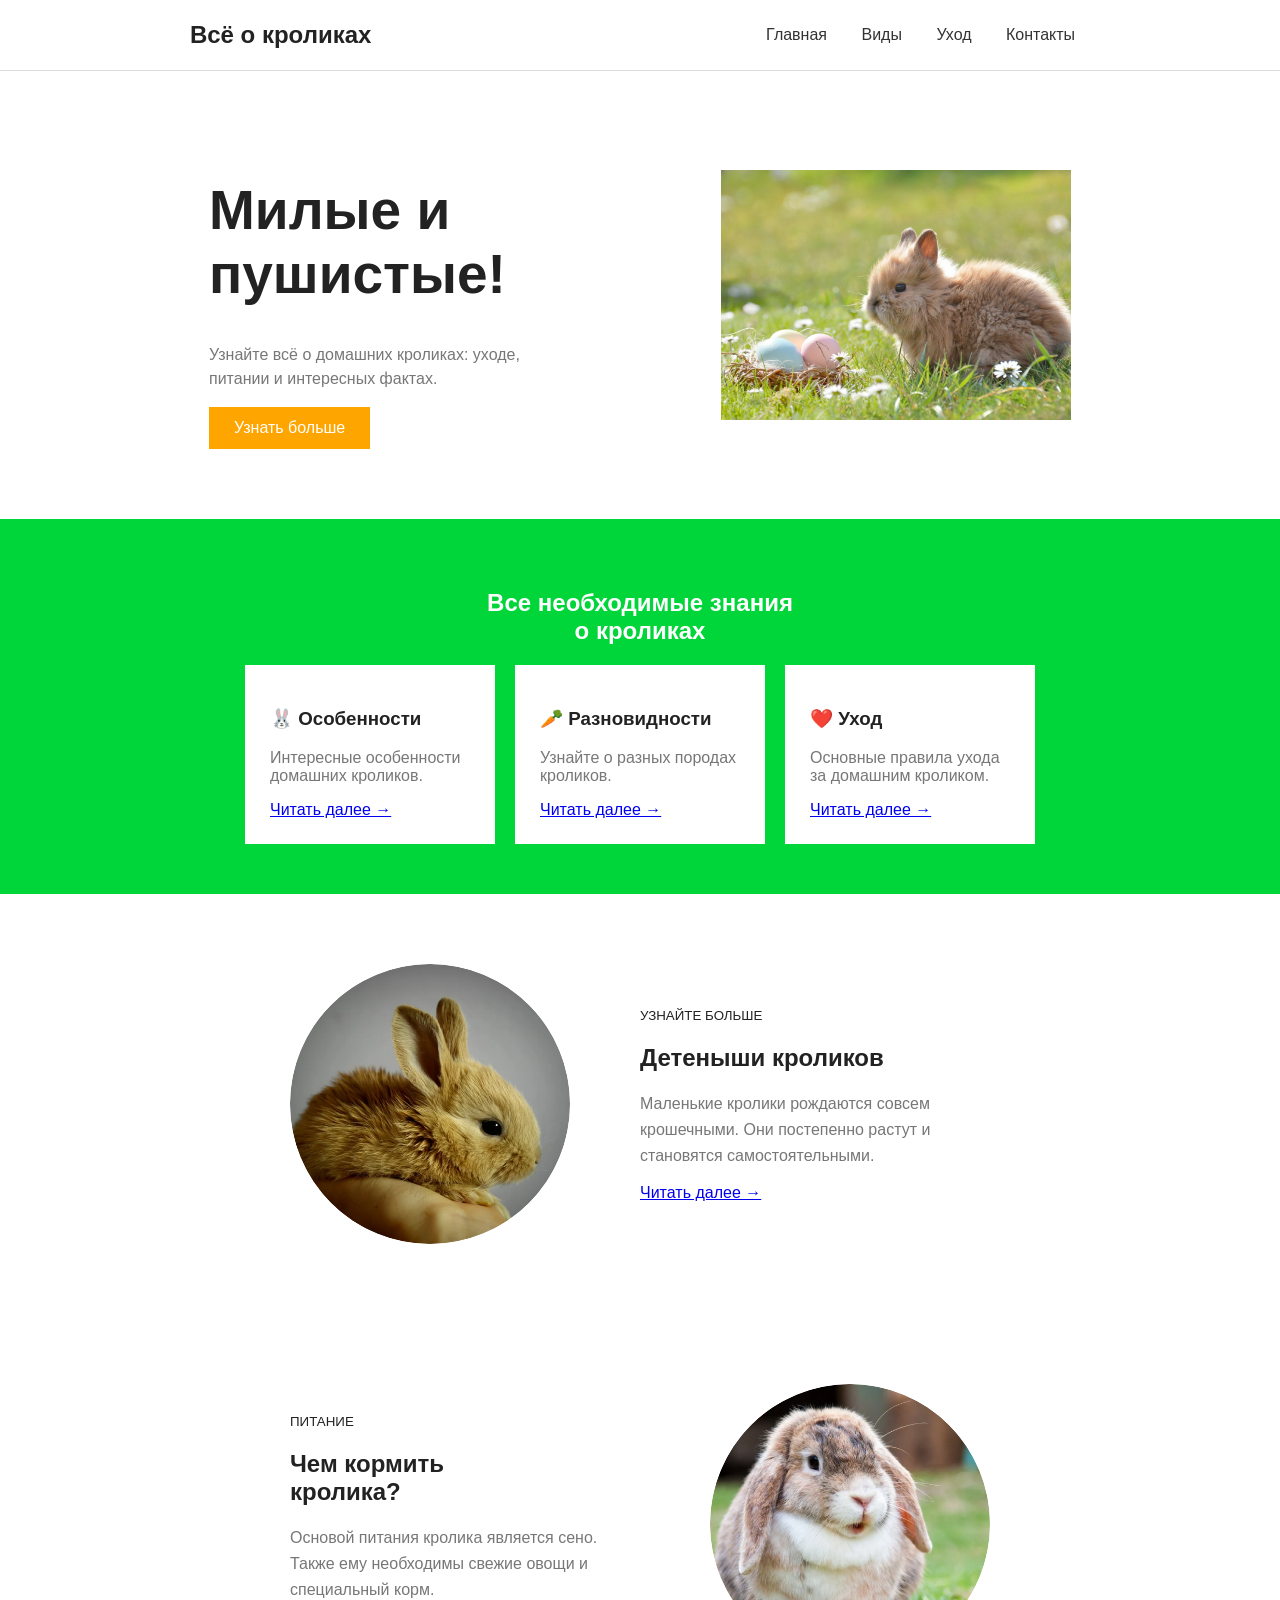
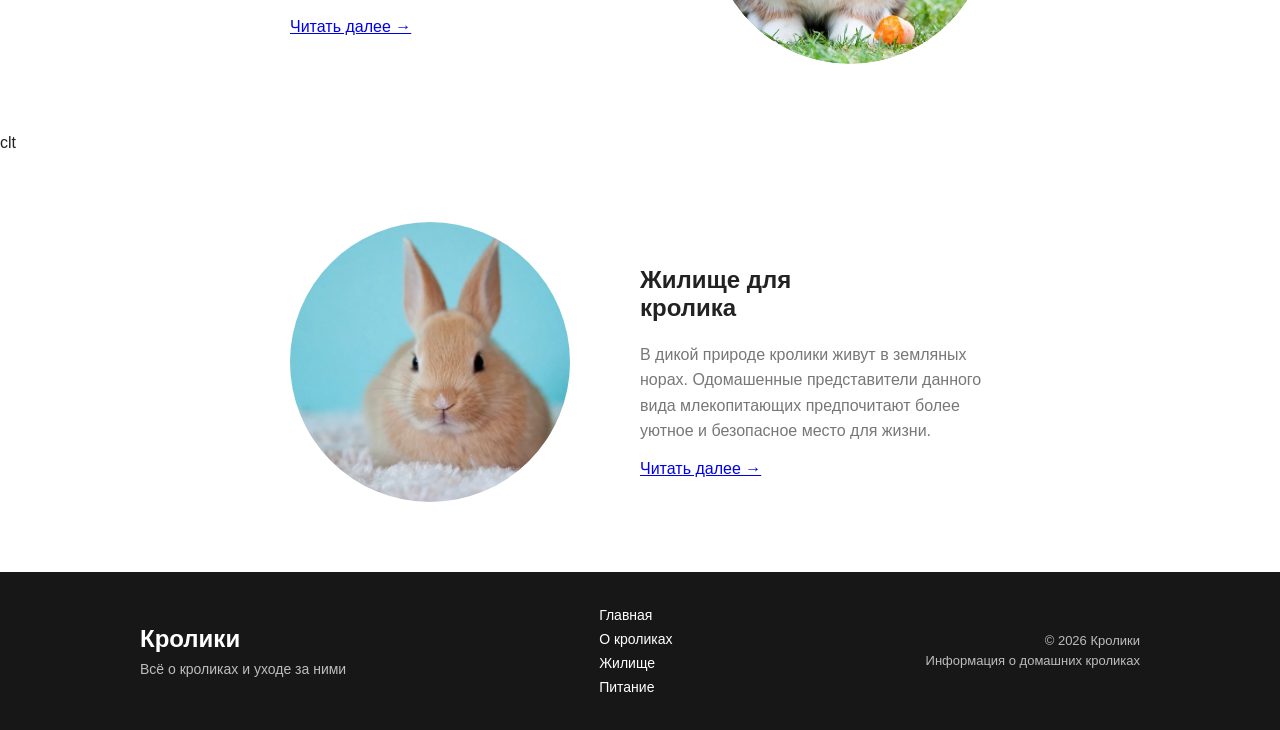
<file: index.html>
<!DOCTYPE html>
<html lang="ru">

<head>
    <meta name="yandex-verification" content="4d0a0307a98b48cf" />
    <link rel="stylesheet" href="style.css">
    <meta charset="UTF-8">
    <title>Всё о кроликах</title>
</head>

<body>
    <header>
        <div class="logo">
            Всё о кроликах
        </div>
        <nav>
            <a href="#">Главная</a>
            <a href="#">Виды</a>
            <a href="#">Уход</a>
            <a href="#">Контакты</a>
        </nav>
    </header>
    <div class="main">
        <div>
            <h1>Милые и<br>пушистые!</h1>
            <p>Узнайте всё о домашних кроликах: уходе, питании и интересных фактах.</p>
            <a class="button" href="#">Узнать больше</a>
        </div>
        <img src="IMAGE/banner 1.png" alt="Кролик">
    </div>
    <div class="green">
        <h2>Все необходимые знания<br>о кроликах</h2>
        <div class="cards">
            <div class="card">
                <h3>🐰 Особенности</h3>
                <p>Интересные особенности домашних кроликов.</p>
                <a href="#">Читать далее →</a>
            </div>
            <div class="card">
                <h3>🥕 Разновидности</h3>
                <p>Узнайте о разных породах кроликов.</p>
                <a href="#">Читать далее →</a>
            </div>
            <div class="card">
                <h3>❤️ Уход</h3>
                <p>Основные правила ухода за домашним кроликом.</p>
                <a href="#">Читать далее →</a>
            </div>
        </div>
    </div>
    <div class="info">
        <img src="IMAGE/Cricle BG.png" alt="Кролик">
        <div class="info-text">
            <small>УЗНАЙТЕ БОЛЬШЕ</small>
            <h2>Детеныши кроликов</h2>
            <p>Маленькие кролики рождаются совсем крошечными. Они постепенно растут и становятся самостоятельными.</p>
            <a href="#">Читать далее →</a>
        </div>
    </div>
    <div class="info">
        <div class="info-text">
            <small>ПИТАНИЕ</small>
            <h2>Чем кормить<br>кролика?</h2>
            <p>Основой питания кролика является сено. Также ему необходимы свежие овощи и специальный корм.</p>
            <a href="#">Читать далее →</a>
        </div>
        <img src="IMAGE/Cricle BG (1).png" alt="Белый кролик">
    </div>clt
    <div class="info">
        <img src="IMAGE/кролик.png" alt="Кролик">
        <div class="info-text">
            <h2>Жилище для<br>кролика</h2>
            <p>В дикой природе кролики живут в земляных норах. Одомашенные представители данного вида млекопитающих
                предпочитают более уютное и безопасное место для жизни. </p>
            <a href="#">Читать далее →</a>
        </div>
    </div>
</body>
<footer class="footer">
    <div class="footer-container">
        <div class="footer-logo">
            <h2>Кролики</h2>
            <p>Всё о кроликах и уходе за ними</p>
        </div>

        <div class="footer-links">
            <a href="#">Главная</a>
            <a href="#">О кроликах</a>
            <a href="#">Жилище</a>
            <a href="#">Питание</a>
        </div>

        <div class="footer-info">
            <p>© 2026 Кролики</p>
            <p>Информация о домашних кроликах</p>
        </div>
    </div>
</footer>

</html>
</file>
<file: style.css>
@import url("https://fonts.googleapis.com/css2?family=Roboto:wght@400;700&display=swap");

body {
    margin: 0;
    font-family: Arial;
    color: #222;
}

header {
    height: 70px;
    display: flex;
    align-items: center;
    justify-content: space-around;
    border-bottom: 1px solid #ddd;
}

.logo {
    font-size: 24px;
    font-weight: bold;
}

nav a {
    margin: 15px;
    color: #333;
    text-decoration: none;
}

.main {
    display: flex;
    align-items: center;
    justify-content: space-around;
    padding: 70px 10%;
}

h1 {
    font-size: 55px;
}

.main p {
    color: #777;
    width: 350px;
    line-height: 1.5;
}

.button {
    display: inline-block;
    background: orange;
    color: white;
    padding: 12px 25px;
    text-decoration: none;
}

.main img {
    width: 350px;
    height: 250px;
    object-fit: cover;
}

.green {
    background: #00d639;
    padding: 50px;
    text-align: center;
}

.green h2 {
    color: white;
}

.cards {
    display: flex;
    justify-content: center;
    gap: 20px;
}

.card {
    background: white;
    width: 200px;
    padding: 25px;
    text-align: left;
}

.card p {
    color: #777;
}

.info {
    display: flex;
    align-items: center;
    justify-content: center;
    gap: 70px;
    padding: 70px;
}

.info img {
    width: 280px;
    height: 280px;
    object-fit: cover;
    border-radius: 50%;
}

.info-text {
    width: 350px;
}

.info-text p {
    color: #777;
    line-height: 1.6;
}

.footer {
    background: #171717;
    color: white;
    padding: 35px 50px;
    margin-top: 0;
}

.footer-container {
    max-width: 1000px;
    margin: 0 auto;
    display: flex;
    justify-content: space-between;
    align-items: center;
    gap: 40px;
}

.footer-logo h2 {
    margin: 0 0 8px;
    font-size: 24px;
}

.footer-logo p {
    margin: 0;
    color: #bdbdbd;
    font-size: 14px;
}

.footer-links {
    display: flex;
    flex-direction: column;
    gap: 8px;
}

.footer-links a {
    color: white;
    text-decoration: none;
    font-size: 14px;
}

.footer-links a:hover {
    color: #ffb000;
}

.footer-info {
    color: #bdbdbd;
    font-size: 13px;
    text-align: right;
}

.footer-info p {
    margin: 5px 0;
}
</file>
